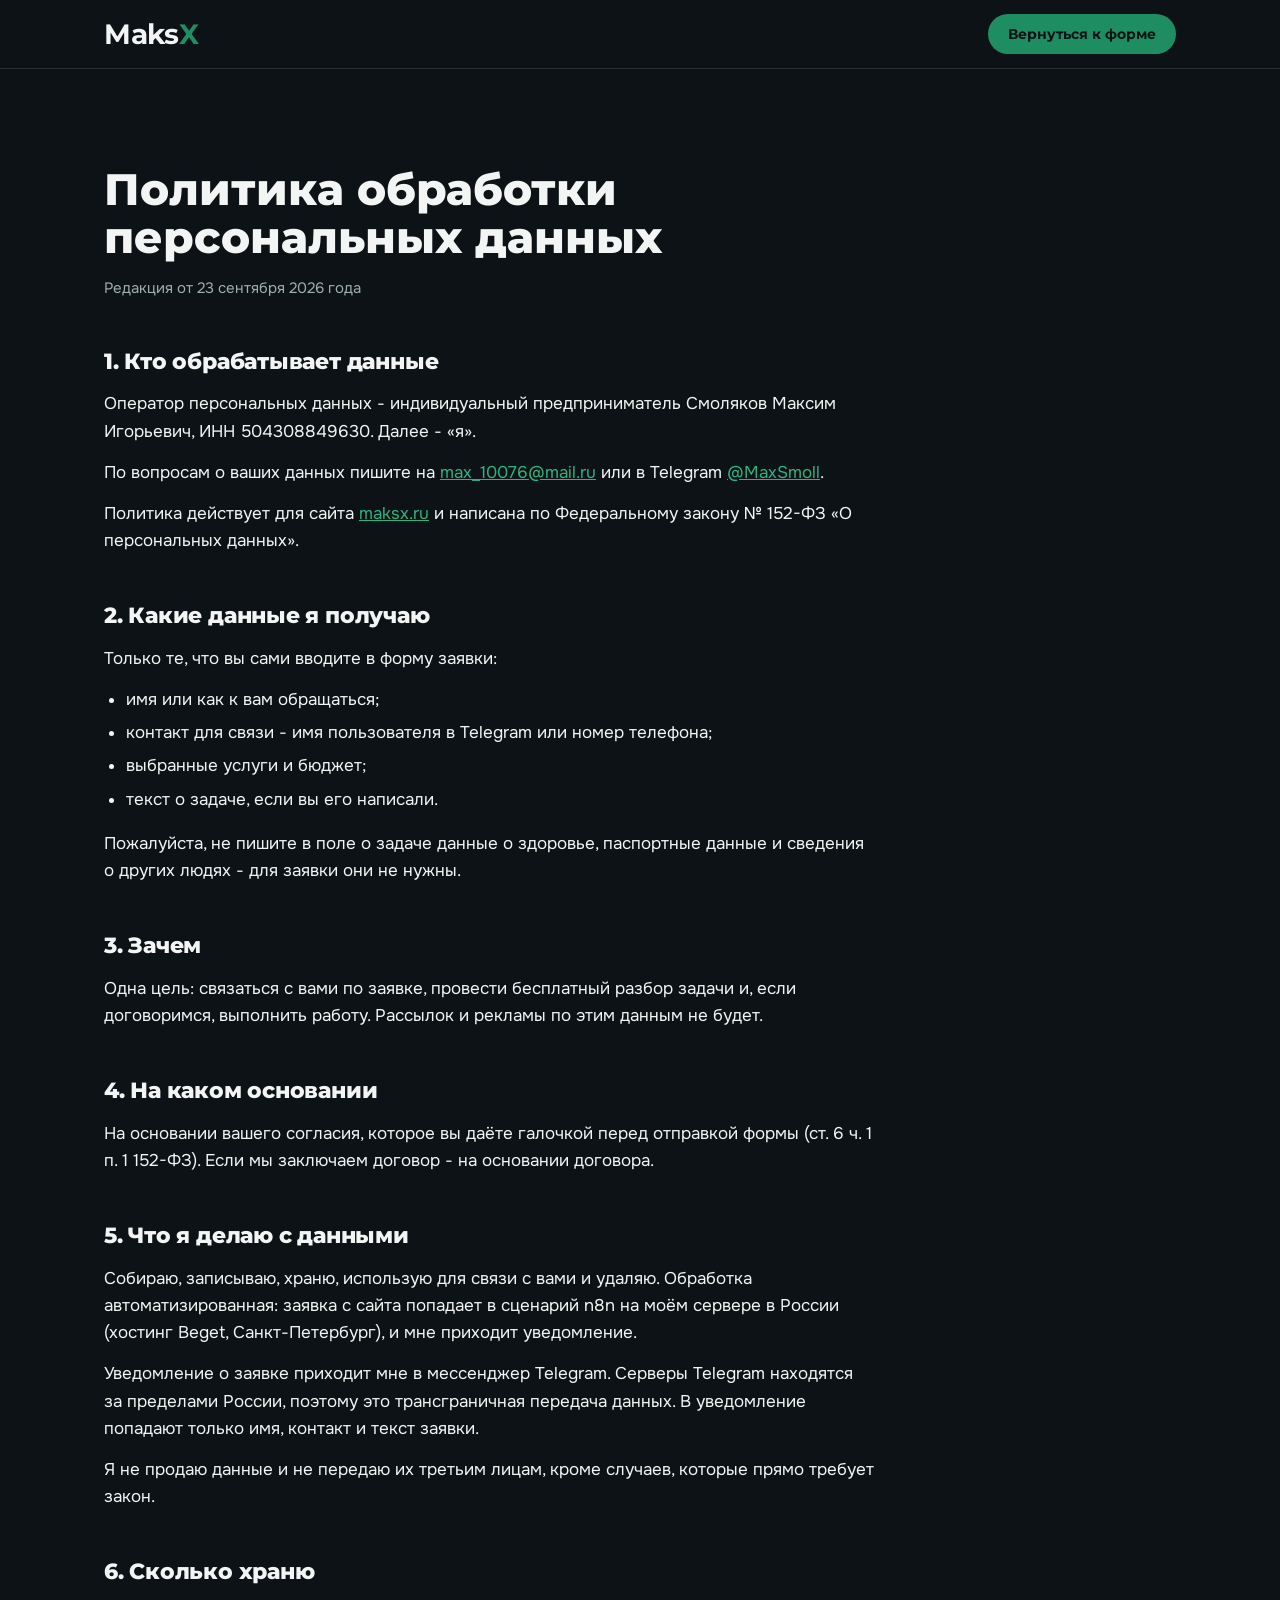
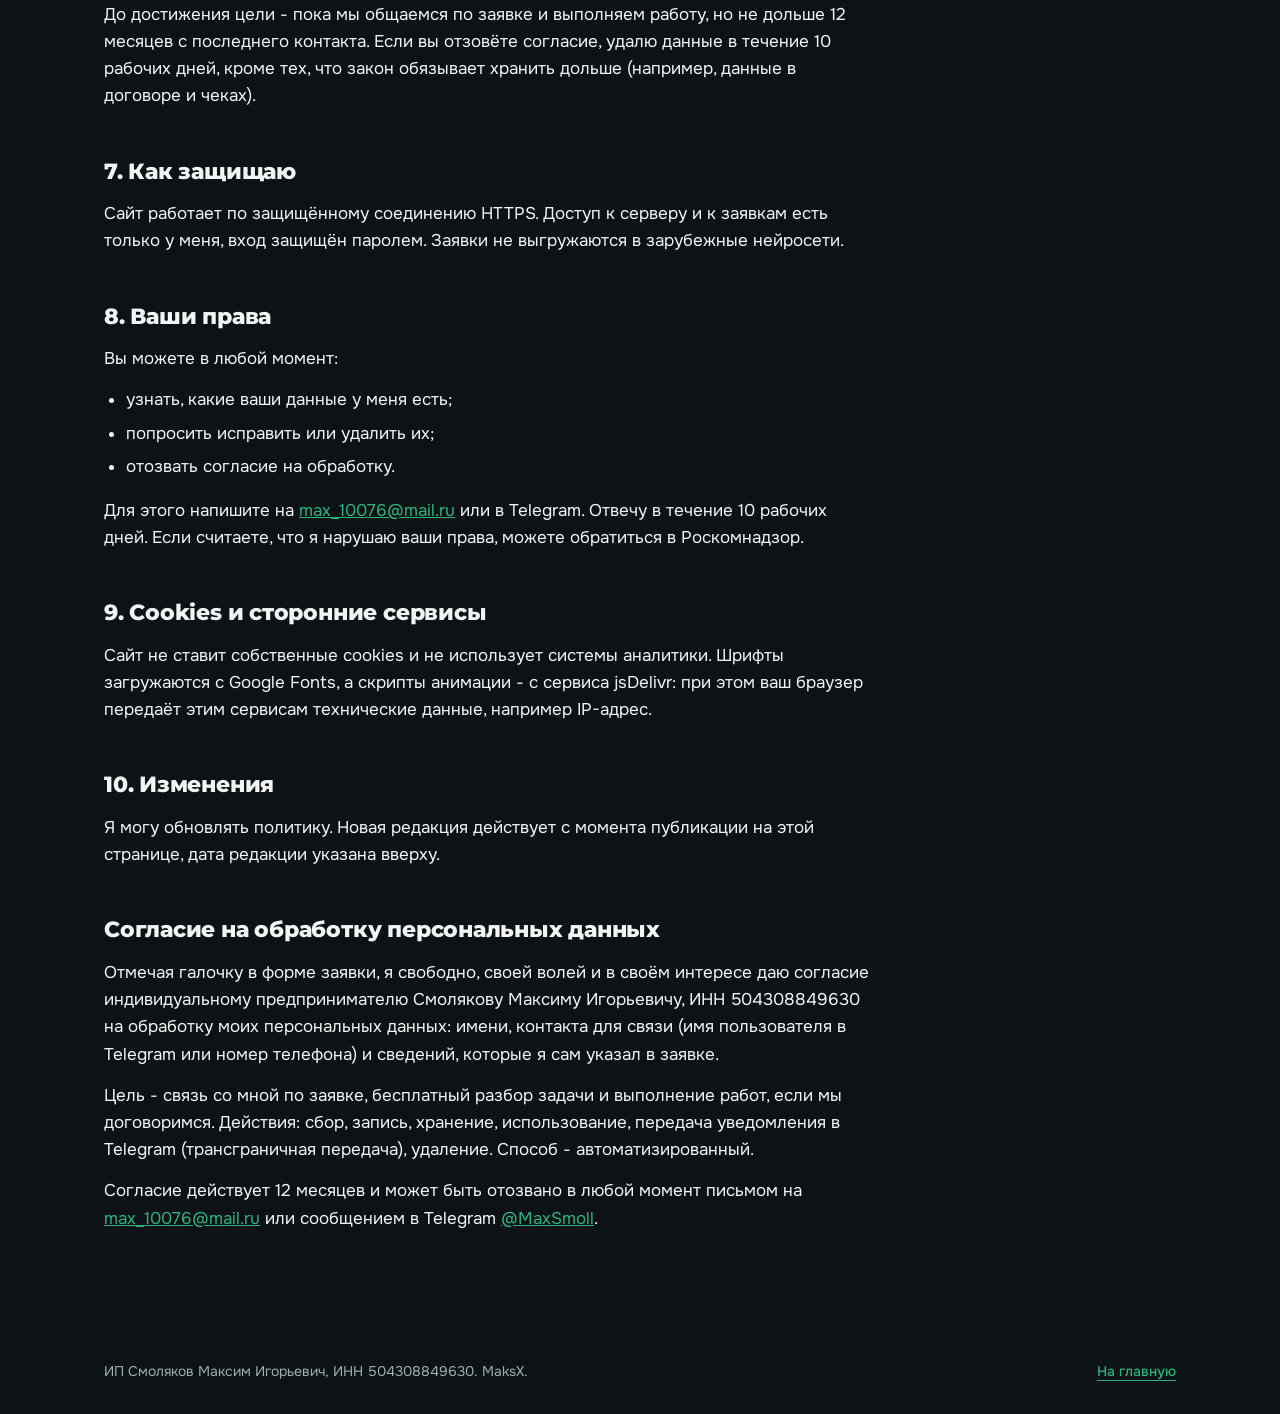
<file: politika.html>
<!doctype html>
<html lang="ru">
<head>
  <meta charset="utf-8">
  <meta name="viewport" content="width=device-width, initial-scale=1">
  <title>Политика конфиденциальности - MaksX</title>
  <meta name="robots" content="noindex">
  <link rel="icon" href="brand/logo/png/maksx-mark-32.png" sizes="32x32">
  <link rel="preconnect" href="https://fonts.googleapis.com">
  <link rel="preconnect" href="https://fonts.gstatic.com" crossorigin>
  <link rel="stylesheet" href="https://fonts.googleapis.com/css2?family=Montserrat:wght@700;800&family=Onest:wght@400;500&display=swap">
  <link rel="stylesheet" href="brand/colors/brand.css">
  <link rel="stylesheet" href="styles.css">
</head>
<body>
  <header class="top">
    <div class="wrap top-in">
      <a class="logo" href="index.html" aria-label="MaksX, на главную">Maks<span>X</span></a>
      <a class="btn btn-sm" href="index.html#contact" style="margin-left:auto">Вернуться к форме</a>
    </div>
  </header>

  <main class="sec legal">
    <div class="wrap">
      <h1>Политика обработки персональных данных</h1>
      <p class="legal-meta">Редакция от 23 сентября 2026 года</p>

      <h2>1. Кто обрабатывает данные</h2>
      <p>Оператор персональных данных - индивидуальный предприниматель Смоляков Максим Игорьевич, ИНН 504308849630. Далее - «я».</p>
      <p>По вопросам о ваших данных пишите на <a href="mailto:max_10076@mail.ru">max_10076@mail.ru</a> или в Telegram <a href="https://t.me/MaxSmoll">@MaxSmoll</a>.</p>
      <p>Политика действует для сайта <a href="https://maksx.ru">maksx.ru</a> и написана по Федеральному закону № 152-ФЗ «О персональных данных».</p>

      <h2>2. Какие данные я получаю</h2>
      <p>Только те, что вы сами вводите в форму заявки:</p>
      <ul>
        <li>имя или как к вам обращаться;</li>
        <li>контакт для связи - имя пользователя в Telegram или номер телефона;</li>
        <li>выбранные услуги и бюджет;</li>
        <li>текст о задаче, если вы его написали.</li>
      </ul>
      <p>Пожалуйста, не пишите в поле о задаче данные о здоровье, паспортные данные и сведения о других людях - для заявки они не нужны.</p>

      <h2>3. Зачем</h2>
      <p>Одна цель: связаться с вами по заявке, провести бесплатный разбор задачи и, если договоримся, выполнить работу. Рассылок и рекламы по этим данным не будет.</p>

      <h2>4. На каком основании</h2>
      <p>На основании вашего согласия, которое вы даёте галочкой перед отправкой формы (ст. 6 ч. 1 п. 1 152-ФЗ). Если мы заключаем договор - на основании договора.</p>

      <h2>5. Что я делаю с данными</h2>
      <p>Собираю, записываю, храню, использую для связи с вами и удаляю. Обработка автоматизированная: заявка с сайта попадает в сценарий n8n на моём сервере в России (хостинг Beget, Санкт-Петербург), и мне приходит уведомление.</p>
      <p>Уведомление о заявке приходит мне в мессенджер Telegram. Серверы Telegram находятся за пределами России, поэтому это трансграничная передача данных. В уведомление попадают только имя, контакт и текст заявки.</p>
      <p>Я не продаю данные и не передаю их третьим лицам, кроме случаев, которые прямо требует закон.</p>

      <h2>6. Сколько храню</h2>
      <p>До достижения цели - пока мы общаемся по заявке и выполняем работу, но не дольше 12 месяцев с последнего контакта. Если вы отзовёте согласие, удалю данные в течение 10 рабочих дней, кроме тех, что закон обязывает хранить дольше (например, данные в договоре и чеках).</p>

      <h2>7. Как защищаю</h2>
      <p>Сайт работает по защищённому соединению HTTPS. Доступ к серверу и к заявкам есть только у меня, вход защищён паролем. Заявки не выгружаются в зарубежные нейросети.</p>

      <h2>8. Ваши права</h2>
      <p>Вы можете в любой момент:</p>
      <ul>
        <li>узнать, какие ваши данные у меня есть;</li>
        <li>попросить исправить или удалить их;</li>
        <li>отозвать согласие на обработку.</li>
      </ul>
      <p>Для этого напишите на <a href="mailto:max_10076@mail.ru">max_10076@mail.ru</a> или в Telegram. Отвечу в течение 10 рабочих дней. Если считаете, что я нарушаю ваши права, можете обратиться в Роскомнадзор.</p>

      <h2>9. Cookies и сторонние сервисы</h2>
      <p>Сайт не ставит собственные cookies и не использует системы аналитики. Шрифты загружаются с Google Fonts, а скрипты анимации - с сервиса jsDelivr: при этом ваш браузер передаёт этим сервисам технические данные, например IP-адрес.</p>

      <h2>10. Изменения</h2>
      <p>Я могу обновлять политику. Новая редакция действует с момента публикации на этой странице, дата редакции указана вверху.</p>

      <h2 id="soglasie">Согласие на обработку персональных данных</h2>
      <p>Отмечая галочку в форме заявки, я свободно, своей волей и в своём интересе даю согласие индивидуальному предпринимателю Смолякову Максиму Игорьевичу, ИНН 504308849630 на обработку моих персональных данных: имени, контакта для связи (имя пользователя в Telegram или номер телефона) и сведений, которые я сам указал в заявке.</p>
      <p>Цель - связь со мной по заявке, бесплатный разбор задачи и выполнение работ, если мы договоримся. Действия: сбор, запись, хранение, использование, передача уведомления в Telegram (трансграничная передача), удаление. Способ - автоматизированный.</p>
      <p>Согласие действует 12 месяцев и может быть отозвано в любой момент письмом на <a href="mailto:max_10076@mail.ru">max_10076@mail.ru</a> или сообщением в Telegram <a href="https://t.me/MaxSmoll">@MaxSmoll</a>.</p>
    </div>
  </main>

  <footer class="foot">
    <div class="wrap foot-in">
      <p>ИП Смоляков Максим Игорьевич, ИНН 504308849630. MaksX.</p>
      <a class="link" href="index.html">На главную</a>
    </div>
  </footer>
</body>
</html>
</file>
<file: brand/colors/brand.css>
/* MaksX - цвета бренда. Источник: брендбук https://claude.ai/artifact/R4E1q9jhcCsHXaWXZqQXwu
   Основная тема тёмная (как YouTube-канал). Светлая - атрибут data-theme="light" на <html>. */

:root {
  color-scheme: dark;
  --night: #0D1216;         /* фон страницы */
  --night-raised: #15201F;  /* карточки, формы */
  --line: #243331;          /* разделители, рамки полей */
  --ink: #F2F5F3;           /* основной текст */
  --ink-muted: #9DB0AB;     /* подписи, даты */
  --bug: #1E8E62;           /* фирменный зелёный: "X" в логотипе, кнопки */
  --bug-text: #2FB27C;      /* зелёные ссылки и мелкий текст на тёмном */
  --on-bug: #0D1216;        /* текст на кнопке bug */
  --glass: #2B5E57;         /* бирюза треснувшего стекла: крупные плашки */
  --on-glass: #F2F5F3;      /* текст на glass */
  --volt: #FFD21F;          /* жёлтый сигнал: одно пятно на экран */
  --on-volt: #0D1216;       /* текст на volt */
  --deep: #1B2B29;          /* тёмные секции, блоки кода и схем */

  --space-8: 8px;
  --space-16: 16px;
  --space-24: 24px;
  --space-48: 48px;

  --radius-sm: 6px;         /* поля ввода */
  --radius-lg: 16px;        /* карточки, плашки */
  --radius-pill: 999px;     /* кнопки, теги */

  --focus-ring: 0 0 0 2px var(--night), 0 0 0 4px var(--bug-text);
}

:root[data-theme="light"] {
  color-scheme: light;
  --night: #F2F5F3;
  --night-raised: #FFFFFF;
  --line: #D3DCD8;
  --ink: #0D1216;
  --ink-muted: #4A5A56;
  --bug: #157A52;
  --bug-text: #157A52;
  --on-bug: #FFFFFF;
  --deep: #0D1216;
}
</file>
<file: styles.css>
/* MaksX - лендинг «сайты и автоматизация». Цвета только из brand/colors/brand.css */

:root {
  --font-display: "Montserrat", "Arial", sans-serif;
  --font-sans: "Onest", "Segoe UI", system-ui, sans-serif;
  --wrap: 1120px;
}

*, *::before, *::after { box-sizing: border-box; }

html { scroll-behavior: smooth; scroll-padding-top: 80px; }

body {
  margin: 0;
  background: var(--night);
  color: var(--ink);
  font: 400 17px/1.6 var(--font-sans);
  -webkit-font-smoothing: antialiased;
}

h1, h2, h3 { font-family: var(--font-display); margin: 0; }
h2 { font-size: clamp(28px, 4vw, 40px); line-height: 1.12; font-weight: 800; max-width: 22ch; letter-spacing: -0.01em; }
h3 { font-size: 20px; line-height: 1.3; font-weight: 700; }
p { margin: 0; }

a { color: inherit; }
:focus-visible { outline: none; box-shadow: var(--focus-ring); border-radius: var(--radius-sm); }

.wrap { max-width: var(--wrap); margin: 0 auto; padding: 0 24px; }

.skip { position: absolute; left: -9999px; }
.skip:focus { left: 16px; top: 16px; z-index: 10; background: var(--bug); color: var(--on-bug); padding: 8px 16px; border-radius: var(--radius-pill); }

/* Кнопки и ссылки */
.btn {
  display: inline-flex; align-items: center; justify-content: center;
  min-height: 52px; padding: 0 28px;
  background: var(--bug); color: var(--on-bug);
  font: 700 16px/1.2 var(--font-display);
  text-decoration: none; border-radius: var(--radius-pill);
  transition: filter .15s;
}
.btn:hover { filter: brightness(1.12); }
.btn-sm { min-height: 40px; padding: 0 20px; font-size: 14px; }
.btn-glass { background: var(--ink); color: var(--night); }

.btn-line {
  display: inline-flex; align-items: center; min-height: 52px; padding: 0 28px;
  border: 2px solid var(--on-glass); color: var(--on-glass); border-radius: var(--radius-pill);
  font: 700 16px/1.2 var(--font-display); text-decoration: none;
}

.link { color: var(--bug-text); font-weight: 500; text-underline-offset: 4px; text-decoration-thickness: 1px; }
.link:hover { text-decoration-thickness: 2px; }

/* Шапка */
.top { position: sticky; top: 0; z-index: 5; background: var(--night); border-bottom: 1px solid var(--line); }
.top-in { display: flex; align-items: center; gap: 32px; height: 68px; }
.logo { font: 700 28px/1 var(--font-display); letter-spacing: -0.01em; text-decoration: none; color: var(--ink); }
.logo span { color: var(--bug); }
.nav { display: flex; gap: 24px; margin-left: auto; font-size: 15px; }
.nav a { text-decoration: none; color: var(--ink-muted); }
.nav a:hover { color: var(--ink); }

/* Первый экран */
.hero { min-height: calc(100svh - 68px - 80px); display: flex; align-items: center; padding: 56px 0; }
.hero > .wrap { width: 100%; }
.hero-grid { display: grid; grid-template-columns: 1.05fr 1fr; gap: 64px; align-items: center; }
.hero h1 { font-size: clamp(34px, 4.6vw, 54px); line-height: 1.06; font-weight: 800; letter-spacing: -0.02em; }
.lead { margin-top: 24px; font-size: 19px; line-height: 1.55; font-weight: 500; color: var(--ink-muted); max-width: 52ch; }
.hero-cta { display: flex; flex-wrap: wrap; align-items: center; gap: 16px 28px; margin-top: 36px; }
.note { margin-top: 20px; font-size: 14px; line-height: 1.5; color: var(--ink-muted); max-width: 46ch; }

/* Схема «было / стало» - главный визуальный элемент */
.pipe { margin: 0; background: var(--night-raised); border-radius: var(--radius-lg); padding: 24px 24px 28px; }
.pipe-head { display: flex; align-items: center; justify-content: space-between; gap: 16px; margin-bottom: 24px; }
.pipe figcaption { font: 700 15px/1.3 var(--font-display); color: var(--ink-muted); }

.switch { display: inline-flex; background: var(--night); border-radius: var(--radius-pill); padding: 4px; }
.switch button {
  border: 0; background: transparent; color: var(--ink-muted);
  font: 700 14px/1 var(--font-display); padding: 10px 18px; border-radius: var(--radius-pill); cursor: pointer;
}
.switch button[aria-selected="true"] { background: var(--ink); color: var(--night); }

.flow { list-style: none; margin: 0; padding: 0; position: relative; }
.flow li {
  position: relative; padding: 12px 16px 12px 44px; margin-bottom: 12px;
  background: var(--deep); border-radius: 10px;
}
.flow li:last-child { margin-bottom: 0; }
/* узел и соединительная труба */
.flow li::before {
  content: ""; position: absolute; left: 16px; top: 18px; width: 12px; height: 12px;
  border-radius: 50%; background: var(--line); border: 2px solid var(--ink-muted);
}
.flow li:not(:last-child)::after {
  content: ""; position: absolute; left: 22px; top: 34px; bottom: -14px; width: 2px; background: var(--line); z-index: 1;
}
.flow b { display: block; font-weight: 500; font-size: 16px; line-height: 1.35; }
.flow span { display: block; font-size: 14px; line-height: 1.4; color: var(--ink-muted); margin-top: 2px; }

/* Узкое место - единственное жёлтое пятно на экране */
.flow .jam { background: var(--volt); color: var(--on-volt); }
.flow .jam span { color: var(--on-volt); opacity: .8; }
.flow .jam::before { background: var(--on-volt); border-color: var(--on-volt); }

.flow-after li::before { background: var(--bug); border-color: var(--bug-text); }
.flow-after li:not(:last-child)::after { background: var(--bug); }
.flow-after li:last-child { background: var(--glass); color: var(--on-glass); }
.flow-after li:last-child span { color: var(--on-glass); opacity: .85; }

/* Появление «стало»: шаги загораются по очереди, в ответ на нажатие */
.flow.is-entering li { animation: node-in .4s ease both; }
.flow.is-entering li:nth-child(2) { animation-delay: .12s; }
.flow.is-entering li:nth-child(3) { animation-delay: .24s; }
.flow.is-entering li:nth-child(4) { animation-delay: .36s; }
.flow.is-entering li:nth-child(5) { animation-delay: .48s; }
@keyframes node-in { from { opacity: 0; transform: translateX(-8px); } to { opacity: 1; transform: none; } }

/* Секции */
.sec { padding: 96px 0; }
.sec-deep { background: var(--deep); }
.sec-lead { margin-top: 16px; color: var(--ink-muted); max-width: 60ch; font-size: 18px; }

/* Прайс строками */
.price-list { margin-top: 48px; border-top: 1px solid var(--line); }
.price-row {
  display: grid; grid-template-columns: 1fr 280px; gap: 32px;
  padding: 32px 0; border-bottom: 1px solid var(--line);
}
.pr-main p { margin-top: 10px; max-width: 62ch; }
.pr-main .pr-for { color: var(--ink-muted); font-size: 15px; }
.pr-facts { margin: 0; display: grid; gap: 14px; align-content: start; }
.pr-facts dt { font-size: 13px; color: var(--ink-muted); }
.pr-facts dd { margin: 2px 0 0; font: 700 22px/1.2 var(--font-display); }
.price-row-main { background: var(--night-raised); border-radius: var(--radius-lg); border-bottom-color: transparent; padding: 32px; margin: 16px 0; }
.price-row-free .pr-facts dd { color: var(--bug-text); }
.after-note { margin-top: 28px; color: var(--ink-muted); font-size: 15px; }

/* Задачи и словарь */
.tasks-grid { display: grid; grid-template-columns: 1.3fr 1fr; gap: 64px; align-items: start; }
.tasks { list-style: none; margin: 36px 0 0; padding: 0; }
.tasks li { padding: 18px 0; border-top: 1px solid var(--line); max-width: 60ch; }
.tasks li b { font-weight: 500; }
.glossary { background: var(--glass); color: var(--on-glass); border-radius: var(--radius-lg); padding: 32px; }
.glossary h3 { font-size: 18px; }
.glossary dl { margin: 20px 0 0; }
.glossary dt { font: 700 17px/1.3 var(--font-display); margin-top: 18px; }
.glossary dt:first-child { margin-top: 0; }
.glossary dd { margin: 4px 0 0; font-size: 15px; line-height: 1.55; }

/* Шаги метода */
.steps { list-style: none; counter-reset: step; margin: 56px 0 0; padding: 0; display: grid; grid-template-columns: repeat(4, 1fr); gap: 32px; }
.steps li { counter-increment: step; border-top: 2px solid var(--bug); padding-top: 20px; }
.steps li::before {
  content: counter(step); display: block; margin-bottom: 16px;
  font: 800 44px/1 var(--font-display); color: var(--bug-text);
}
.steps p { margin-top: 10px; color: var(--ink-muted); font-size: 16px; }


/* Вопросы */
.faq-wrap { display: grid; grid-template-columns: 1fr 1.6fr; gap: 64px; align-items: start; }
.faq details { border-top: 1px solid var(--line); }
.faq details:last-child { border-bottom: 1px solid var(--line); }
.faq summary {
  cursor: pointer; list-style: none; padding: 22px 40px 22px 0; position: relative;
  font: 700 18px/1.35 var(--font-display);
}
.faq summary::-webkit-details-marker { display: none; }
.faq summary::after {
  content: "+"; position: absolute; right: 4px; top: 18px;
  font: 400 28px/1 var(--font-sans); color: var(--bug-text); transition: transform .2s;
}
.faq details[open] summary::after { transform: rotate(45deg); }
.faq details p { padding: 0 0 24px; color: var(--ink-muted); max-width: 62ch; }


.foot { padding: 32px 0; font-size: 14px; color: var(--ink-muted); }
.foot-in { display: flex; flex-wrap: wrap; gap: 12px 32px; justify-content: space-between; }

/* Бегущая строка с фактами */
.marquee { background: var(--glass); color: var(--on-glass); overflow: hidden; padding: 22px 0; }
.marquee-track { display: flex; width: max-content; animation: marquee 40s linear infinite; }
.marquee:hover .marquee-track { animation-play-state: paused; }
.marquee ul { display: flex; list-style: none; margin: 0; padding: 0; }
.marquee li { font: 800 clamp(20px, 2.4vw, 30px)/1.2 var(--font-display); white-space: nowrap; padding-right: 56px; letter-spacing: -0.01em; }
.marquee li::before { content: "/"; color: var(--bug-text); margin-right: 18px; }
@keyframes marquee { to { transform: translateX(-50%); } }

/* Бегущая строка: по ней раз в несколько секунд проходит световая волна, в ритме главной кнопки */
.marquee { position: relative; isolation: isolate; }
.marquee::after {
  content: ""; position: absolute; inset: 0; pointer-events: none; z-index: 1;
  background: linear-gradient(100deg, transparent 30%, color-mix(in srgb, var(--ink) 22%, transparent) 46%,
              color-mix(in srgb, var(--bug-text) 30%, transparent) 50%, transparent 66%);
  transform: translateX(-100%);
  animation: marquee-wave 5s ease-in-out 2.2s infinite;
}
.marquee:hover::after { animation-duration: 2.5s; }
@keyframes marquee-wave {
  0% { transform: translateX(-100%); }
  30%, 100% { transform: translateX(100%); }
}

/* Кто делает */
.about-grid { display: grid; grid-template-columns: 1fr 1.1fr; gap: 64px; align-items: center; }
.about-photo { margin: 0; }
.about-photo img { display: block; width: 100%; aspect-ratio: 1 / 1; object-fit: cover; object-position: 50% 25%; border-radius: var(--radius-lg); }
.about-text p { margin-top: 20px; max-width: 58ch; color: var(--ink-muted); }
.about-text p:first-of-type { color: var(--ink); font-size: 19px; }
.showreel {
  display: flex; align-items: center; gap: 16px; margin-top: 32px; padding: 16px 24px 16px 16px;
  background: var(--night-raised); border-radius: var(--radius-lg); text-decoration: none; max-width: 440px;
}
.showreel b { display: block; font: 700 16px/1.3 var(--font-display); }
.showreel span:last-child { font-size: 14px; color: var(--ink-muted); }
.play { flex: none; width: 56px; height: 56px; border-radius: 50%; background: var(--bug); position: relative; }
.play::after { content: ""; position: absolute; left: 22px; top: 18px; border-left: 16px solid var(--on-bug); border-top: 10px solid transparent; border-bottom: 10px solid transparent; }
.showreel:hover .play { filter: brightness(1.12); }

/* Проекты: карточки ложатся стопкой при прокрутке */
.cases { margin-top: 48px; display: grid; gap: 32px; }
.case {
  display: grid; grid-template-columns: 1.25fr 1fr; gap: 40px; align-items: center;
  background: var(--night-raised); border-radius: var(--radius-lg); padding: 24px 40px 24px 24px;
  position: sticky; top: 96px;
}
.case:nth-child(2) { top: 116px; }
.case:nth-child(3) { top: 136px; }
.case-media { border-radius: 12px; overflow: hidden; background: var(--night); aspect-ratio: 16 / 10; }
.case-media img { display: block; width: 100%; height: 100%; object-fit: cover; object-position: top; }
.case-media-todo { display: grid; place-items: center; border: 2px dashed var(--line); background: transparent; color: var(--ink-muted); font-size: 15px; text-align: center; padding: 24px; }
/* Фрагмент таблицы контент-плана, свёрстан по реальным строкам */
.sheet { background: var(--ink); color: var(--night); display: flex; flex-direction: column; font-size: 13px; }
.sheet-bar { display: flex; align-items: center; gap: 6px; padding: 10px 14px; border-bottom: 1px solid color-mix(in srgb, var(--night) 14%, var(--ink)); }
.sheet-bar span { width: 9px; height: 9px; border-radius: 50%; background: color-mix(in srgb, var(--night) 22%, var(--ink)); }
.sheet-bar b { margin-left: 8px; font-weight: 500; font-size: 12px; color: color-mix(in srgb, var(--night) 70%, var(--ink)); white-space: nowrap; overflow: hidden; text-overflow: ellipsis; }
.sheet table { width: 100%; border-collapse: collapse; table-layout: fixed; }
.sheet th { text-align: left; font-weight: 500; font-size: 12px; color: color-mix(in srgb, var(--night) 60%, var(--ink)); background: color-mix(in srgb, var(--night) 6%, var(--ink)); }
.sheet th, .sheet td { padding: 7px 10px; border-bottom: 1px solid color-mix(in srgb, var(--night) 10%, var(--ink)); white-space: nowrap; overflow: hidden; text-overflow: ellipsis; }
.sheet th:first-child, .sheet td:first-child { width: 60px; text-overflow: clip; color: color-mix(in srgb, var(--night) 60%, var(--ink)); }
.sheet th:last-child, .sheet td:last-child { width: 124px; }
.st { font-style: normal; font-size: 11px; padding: 3px 8px; border-radius: var(--radius-pill); border: 1px solid color-mix(in srgb, var(--night) 25%, var(--ink)); }
.st-done { background: var(--bug); color: var(--on-bug); border-color: var(--bug); }
.st-ready { background: var(--glass); color: var(--on-glass); border-color: var(--glass); }

.case-body { display: flex; flex-direction: column; gap: 12px; }
.case-body h3 { font-size: clamp(24px, 2.6vw, 32px); line-height: 1.15; }
.case-body > p:not(.case-kind) { color: var(--ink-muted); }
.case-kind { font-size: 14px; color: var(--bug-text); font-weight: 500; }
.case .link { margin-top: 4px; }

.metrics { display: grid; grid-template-columns: repeat(3, 1fr); gap: 16px; margin: 12px 0 4px; padding-top: 20px; border-top: 1px solid var(--line); }
.metrics div { min-width: 0; }
.metrics dt { font: 800 clamp(22px, 2.2vw, 28px)/1.1 var(--font-display); letter-spacing: -0.01em; }
.metrics dd { margin: 6px 0 0; font-size: 13px; line-height: 1.4; color: var(--ink-muted); }

/* Заглушки: видно сразу, что место ждёт реальных данных */
.todo { outline: 2px dashed var(--line); outline-offset: 6px; border-radius: 4px; }
.metrics .todo dt { color: var(--ink-muted); }

/* Отзывы */
.reviews-head { display: flex; align-items: end; justify-content: space-between; gap: 24px; }
.reviews-nav { display: flex; gap: 8px; }
.reviews-nav button {
  width: 48px; height: 48px; border-radius: 50%; border: 1px solid var(--line); background: transparent;
  color: var(--ink); font: 400 26px/1 var(--font-sans); cursor: pointer;
}
.reviews-nav button:hover { background: var(--night-raised); }
.reviews {
  list-style: none; margin: 40px 0 0; padding: 0 0 8px;
  display: grid; grid-auto-flow: column; grid-auto-columns: min(440px, 86%); gap: 24px;
  overflow-x: auto; scroll-snap-type: x mandatory; scrollbar-width: none;
}
.reviews::-webkit-scrollbar { display: none; }
.review { scroll-snap-align: start; background: var(--night); border-radius: var(--radius-lg); padding: 32px; display: flex; flex-direction: column; justify-content: space-between; gap: 32px; min-height: 280px; }
.review.todo { outline-offset: -2px; border-radius: var(--radius-lg); }
.review blockquote { margin: 0; font-size: 18px; line-height: 1.55; }
.review.todo blockquote { color: var(--ink-muted); }
.who { font-size: 14px; color: var(--ink-muted); }
.who b { display: block; color: var(--ink); font: 700 16px/1.3 var(--font-display); }

/* Контакты и форма */
.contact { background: var(--glass); color: var(--on-glass); padding: 96px 0; }
.contact-in { display: grid; grid-template-columns: 1fr 1.2fr; gap: 64px; align-items: start; }
.contact-intro p { margin-top: 16px; max-width: 40ch; font-size: 18px; }
.contact-intro .contact-alt { margin-top: 40px; font-size: 15px; opacity: .85; }
.contact-links { display: flex; flex-wrap: wrap; gap: 12px; margin-top: 14px; }

.lead-form { background: var(--night); color: var(--ink); border-radius: var(--radius-lg); padding: 32px; display: grid; gap: 22px; }
.field { display: grid; gap: 8px; }
.field label, .chips legend { font-size: 14px; font-weight: 500; }
.opt { color: var(--ink-muted); font-weight: 400; }
.field input, .field textarea {
  width: 100%; background: var(--night-raised); color: var(--ink); border: 1px solid var(--line);
  border-radius: var(--radius-sm); padding: 13px 14px; font: 400 16px/1.4 var(--font-sans);
}
.field textarea { resize: vertical; }
.field input::placeholder { color: var(--ink-muted); }
.field input:focus, .field textarea:focus { outline: none; box-shadow: var(--focus-ring); }
.field input[aria-invalid="true"] { border-color: var(--volt); }

.chips { border: 0; margin: 0; padding: 0; display: flex; flex-wrap: wrap; gap: 8px; }
.chips legend { padding: 0; margin-bottom: 10px; }
.chips label { position: relative; }
.chips input { position: absolute; opacity: 0; inset: 0; margin: 0; cursor: pointer; }
.chips span {
  display: inline-block; padding: 9px 16px; border: 1px solid var(--line); border-radius: var(--radius-pill);
  font-size: 14px; color: var(--ink-muted); cursor: pointer; transition: background .15s, color .15s;
}
.chips input:checked + span { background: var(--ink); color: var(--night); border-color: var(--ink); }
.chips input:focus-visible + span { box-shadow: var(--focus-ring); }

.consent { font-size: 13px; line-height: 1.5; color: var(--ink-muted); }
.consent a { color: var(--bug-text); }
.lead-form .btn { justify-self: start; border: 0; cursor: pointer; }
.form-status { font-size: 15px; }
.form-status:empty { display: none; }
.form-status a { color: var(--bug-text); }

/* Появление заголовков по строкам (включается из main.js, только если загрузился GSAP) */
.js-anim .hero-title, .js-anim .reveal { visibility: hidden; }

.foot a:not(.link) { color: var(--ink-muted); }
.foot-links { display: flex; flex-wrap: wrap; gap: 8px 24px; }

/* План школы: три колонки текста, переносим строки вместо обрезки */
.sheet-plan td, .sheet-plan th { white-space: normal; vertical-align: top; }
.sheet-plan th:first-child, .sheet-plan td:first-child { width: 84px; color: var(--night); font-weight: 500; }
.sheet-plan th:last-child, .sheet-plan td:last-child { width: auto; }
.sheet-plan td { padding: 12px 10px; }

/* Страница политики */
.legal h1 { font-size: clamp(30px, 4vw, 44px); line-height: 1.1; font-weight: 800; max-width: 24ch; }
.legal-meta { margin-top: 12px; color: var(--ink-muted); font-size: 15px; }
.legal h2 { font-size: 22px; line-height: 1.3; max-width: none; margin-top: 48px; }
.legal p, .legal ul { margin-top: 14px; max-width: 70ch; }
.legal ul { padding-left: 22px; }
.legal li + li { margin-top: 6px; }
.legal a { color: var(--bug-text); }

/* Галочка согласия и ловушка для ботов */
.agree { display: flex; gap: 12px; align-items: flex-start; font-size: 14px; line-height: 1.5; color: var(--ink-muted); cursor: pointer; }
.agree input { flex: none; width: 20px; height: 20px; margin: 1px 0 0; accent-color: var(--bug); cursor: pointer; }
.agree input[aria-invalid="true"] { outline: 2px solid var(--volt); outline-offset: 2px; }
.agree a { color: var(--bug-text); }
.hp { position: absolute; left: -9999px; width: 1px; height: 1px; overflow: hidden; }

/* Адаптив */
@media (max-width: 960px) {
  .hero-grid, .tasks-grid, .faq-wrap, .contact-in, .about-grid { grid-template-columns: 1fr; gap: 40px; }
  .hero { min-height: 0; }
  .about-photo img { aspect-ratio: 16 / 10; }
  .case { grid-template-columns: 1fr; gap: 24px; padding: 20px 20px 28px; position: static; }
  .steps { grid-template-columns: 1fr 1fr; }
}

@media (max-width: 640px) {
  body { font-size: 16px; }
  .wrap { padding: 0 16px; }
  .nav { display: none; }
  .top-in { justify-content: space-between; }
  .hero { padding: 40px 0 56px; }
  .hero-cta .btn { width: 100%; }
  .pipe { padding: 18px 14px 20px; }
  .pipe-head { flex-direction: column; align-items: flex-start; }
  .sec { padding: 64px 0; }
  .price-row { grid-template-columns: 1fr; gap: 16px; }
  .price-row-main { padding: 24px 16px; }
  .pr-facts { grid-template-columns: 1fr 1fr; }
  .steps { grid-template-columns: 1fr; }
  .glossary { padding: 24px; }
  .sheet table:not(.sheet-plan) th:last-child, .sheet table:not(.sheet-plan) td:last-child { display: none; }
  .sheet-plan th:first-child, .sheet-plan td:first-child { width: 72px; }
  .sheet th, .sheet td { padding: 7px 8px; }
  .sheet th:first-child, .sheet td:first-child { width: 58px; }
  .lead-form { padding: 24px 16px; }
  .lead-form .btn { justify-self: stretch; }
  .contact { padding: 64px 0; }
  .reviews-nav { display: none; }
  .review { padding: 24px; }
}

@media (prefers-reduced-motion: reduce) {
  html { scroll-behavior: auto; }
  .flow.is-entering li { animation: none; }
  .faq summary::after { transition: none; }
  .marquee-track { animation: none; }
  .marquee::after { display: none; }
  .marquee { overflow-x: auto; }
}

/* Живые кнопки: блик пробегает по кнопке, вокруг зелёное свечение, кнопка приподнимается */
.btn, .btn-line {
  position: relative; overflow: hidden; isolation: isolate;
  transition: transform .25s cubic-bezier(.2, .8, .2, 1), box-shadow .25s ease, filter .15s;
}
.btn::after, .btn-line::after {
  content: ""; position: absolute; inset: 0; z-index: -1; pointer-events: none;
  background: linear-gradient(105deg, transparent 35%, color-mix(in srgb, var(--ink) 55%, transparent) 50%, transparent 65%);
  transform: translateX(-120%);
}
.btn:hover, .btn-line:hover {
  transform: translateY(-2px);
  box-shadow: 0 0 0 1px color-mix(in srgb, var(--bug-text) 60%, transparent),
              0 8px 28px -6px color-mix(in srgb, var(--bug-text) 70%, transparent);
}
.btn:hover::after, .btn-line:hover::after { transform: translateX(120%); transition: transform .7s ease; }
.btn:active, .btn-line:active { transform: translateY(0) scale(.98); transition-duration: .08s; }
.btn:focus-visible, .btn-line:focus-visible { box-shadow: var(--focus-ring); }
.btn-glass::after { background: linear-gradient(105deg, transparent 35%, color-mix(in srgb, var(--bug-text) 45%, transparent) 50%, transparent 65%); }

/* Главная кнопка в первом экране сама бликует раз в несколько секунд и мягко светится */
.hero-cta .btn::after { animation: btn-sweep 5s ease-in-out 1.5s infinite; }
.hero-cta .btn { animation: btn-glow 5s ease-in-out 1.5s infinite; }
.hero-cta .btn:hover::after, .hero-cta .btn:hover { animation: none; }
@keyframes btn-sweep {
  0% { transform: translateX(-120%); }
  18%, 100% { transform: translateX(120%); }
}
@keyframes btn-glow {
  0%, 100% { box-shadow: 0 0 0 0 transparent; }
  12% { box-shadow: 0 0 24px -2px color-mix(in srgb, var(--bug-text) 65%, transparent); }
  30% { box-shadow: 0 0 0 0 transparent; }
}

/* Переключатель «Было/Стало» и чипы формы */
.switch button, .chips span { transition: background .2s, color .2s, box-shadow .2s, transform .2s; }
.switch button:hover:not([aria-selected="true"]) { color: var(--ink); box-shadow: inset 0 0 0 1px var(--line); }
.chips label:hover span { color: var(--ink); border-color: var(--bug-text); transform: translateY(-1px);
  box-shadow: 0 4px 16px -6px color-mix(in srgb, var(--bug-text) 70%, transparent); }

@media (prefers-reduced-motion: reduce) {
  .btn, .btn-line, .chips span { transition: box-shadow .2s; }
  .btn:hover, .btn-line:hover, .chips label:hover span { transform: none; }
  .btn::after, .btn-line::after { display: none; }
  .hero-cta .btn { animation: none; }
}
</file>
